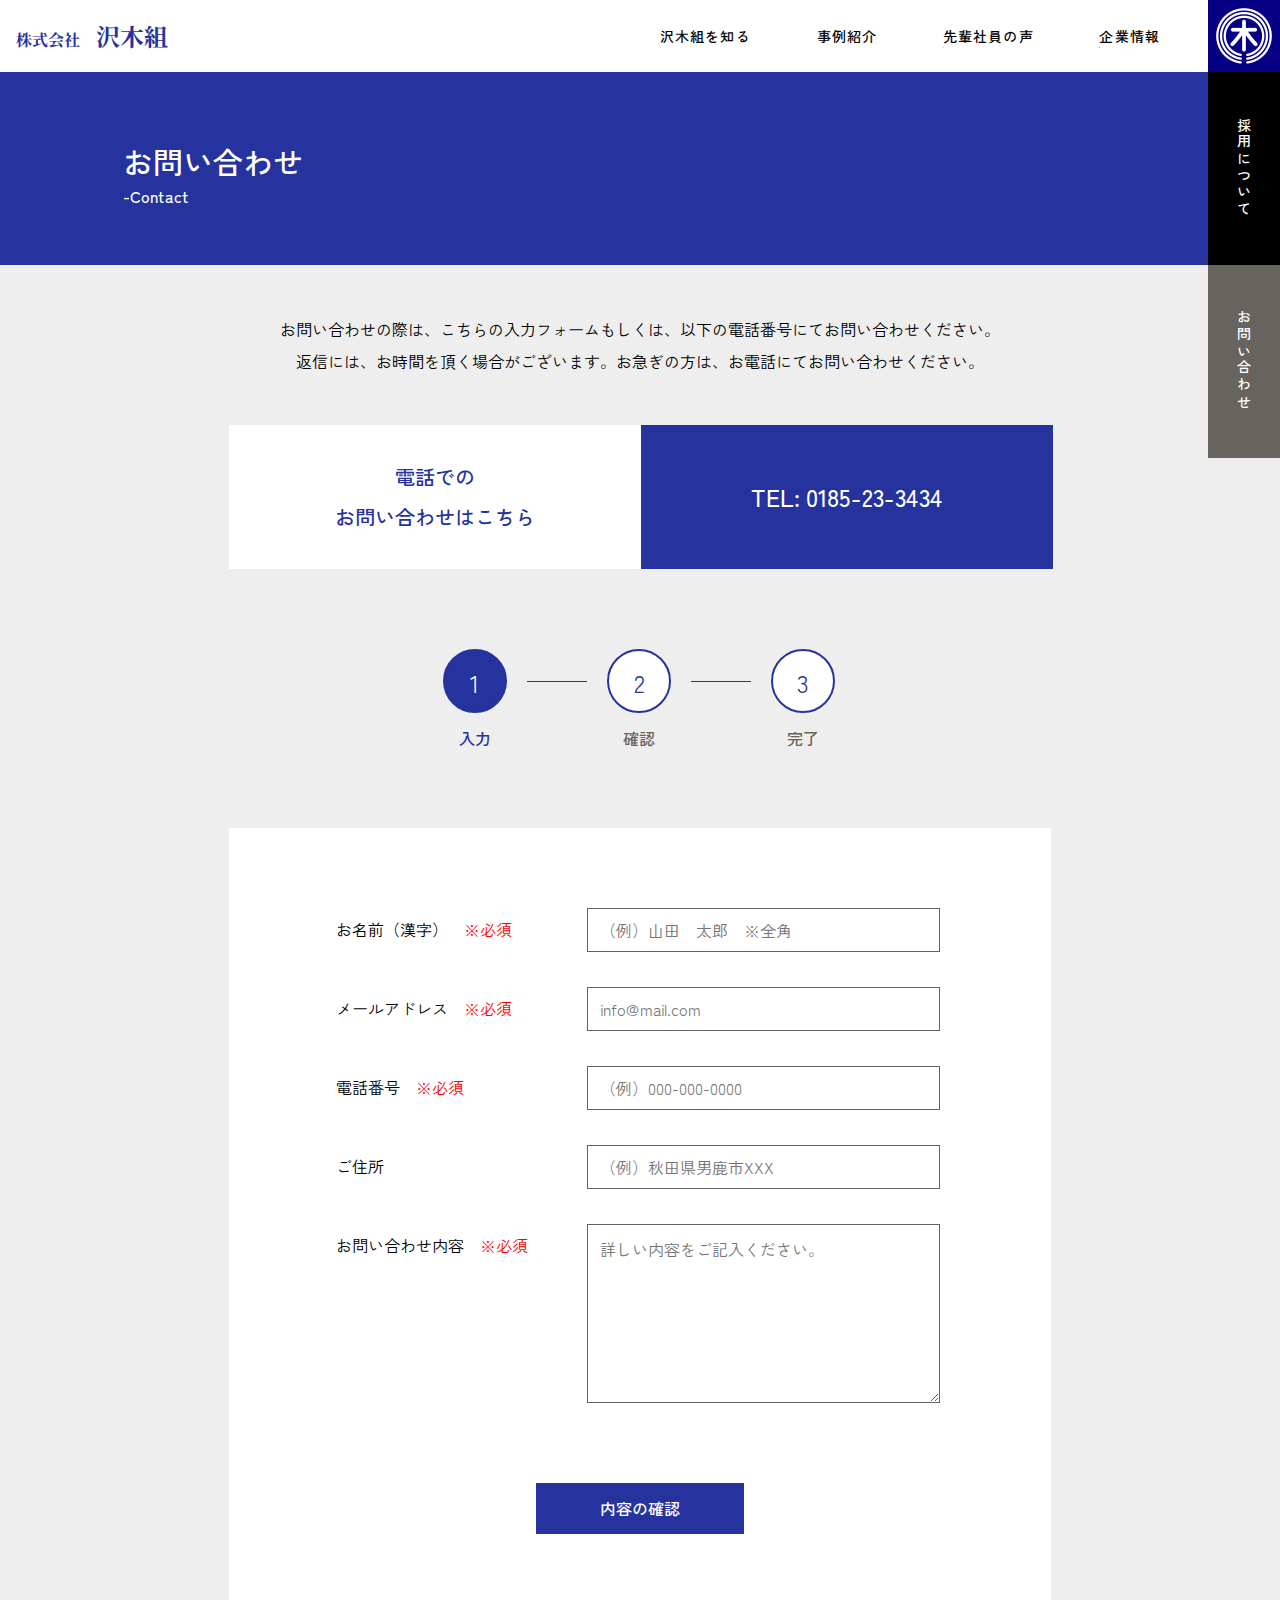
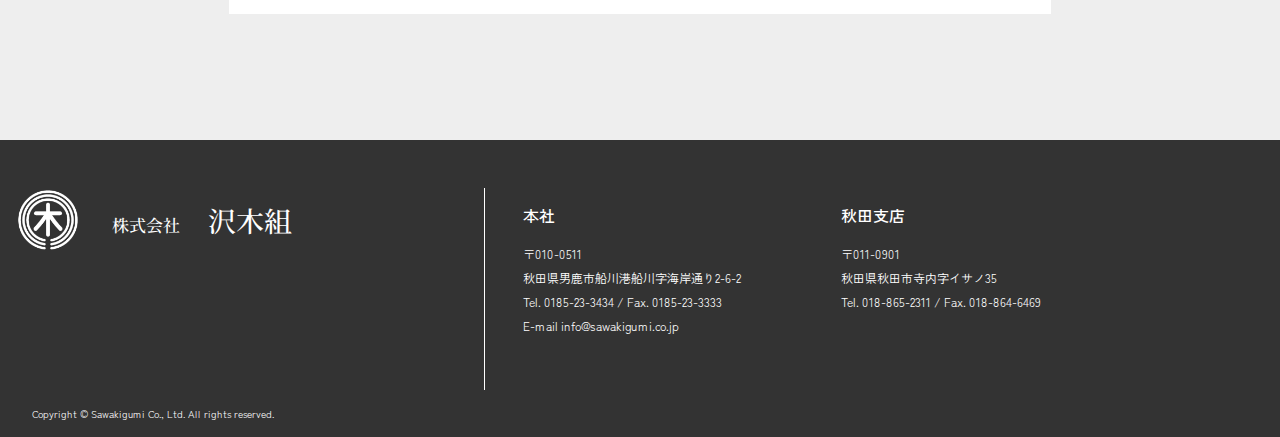
<file: page/contact1.html>
<!DOCTYPE html>
<html lang="ja">

<head>
  <meta charset="UTF-8" />
  <meta http-equiv="X-UA-Compatible" content="IE=edge">
  <meta name="viewport" content="width=device-width, initial-scale=1">
  <title>株式会社　沢木組</title>
  <meta name="description" content="ページの説明">
  <meta property="og:url" content="https://">
  <meta property="og:type" content="website">
  <meta property="og:title" content="２０字以内">
  <meta property="og:description" content="９０字程度">
  <meta property="og:site_name" content="株式会社　沢木組">
  <meta property="og:image" content="シェア時画像url">
  <meta property="og:image:width" content="1200">
  <meta property="og:image:height" content="630">
  <link rel="icon" type="image/x-icon" sizes="32×32" href="../img/favicon.ico">
  <link rel="apple-touch-icon" sizes="180x180" href="../img/apple-touch-icon.png">
  <link rel="preconnect" href="https://fonts.googleapis.com">
  <link rel="preconnect" href="https://fonts.gstatic.com" crossorigin>
  <link
    href="https://fonts.googleapis.com/css2?family=Noto+Serif+JP:wght@400;500;600;700&family=Roboto:wght@400;500;700&family=Zen+Kaku+Gothic+New:wght@400;500;700&display=swap"
    rel="stylesheet">
  <link rel="stylesheet" type="text/css" href="../css/style.css">
  </link>
  <link rel="stylesheet" type="text/css" href="../css/contact1.css">
  </link>
  <script src="https://code.jquery.com/jquery-3.6.3.min.js"
    integrity="sha256-pvPw+upLPUjgMXY0G+8O0xUf+/Im1MZjXxxgOcBQBXU=" crossorigin="anonymous">
    </script>
  <script type="text/javascript" src="../js/smooth-scroll.min.js"></script>
  <script src="../js/main.js"></script>
</head>

<body>
  <header class="header">
    <div class="header_top">
      <a href="home.html">
        <p class="header_title">
          株式会社　<span>沢木組</span>
        </p>
      </a>
      <div class="header_inner">
        <ul class="header_nav">
          <a href="about.html">
            <li>沢木組を知る</li>
          </a>
          <a href="jirei01.html">
            <li>事例紹介</li>
          </a>
          <a href="category.html">
            <li>先輩社員の声</li>
          </a>
          <a href="company.html">
            <li>企業情報</li>
          </a>
        </ul>
        <div>
          <a href="home.html" class="header_logo">
            <img src="../img/logo-icon-b.png" alt="ロゴ画像です">
          </a>
        </div>
      </div>
    </div>
    <div class="side">
      <ul class="side_nav">
        <li><a href="recruit.html">採用について</a></li>
        <li class="_gray"><a href="contact1.html">お問い合わせ</a></li>
      </ul>
    </div>
  </header>
  <header class="hamburger" id="hamburger">
    <input type="checkbox" id="hamburger-check">
    <label for="hamburger-check" class="hamburger_btn">
      <span></span>
      <p class="hamburger_open">MENU</p>
      <p class="hamburger_close">CLOSE</p>
    </label>
    <div class="header_top">
      <a href="home.html">
        <p class="header_title">
          株式会社　<span>沢木組</span>
        </p>
      </a>
      <a href="home.html" class="header_logo">
        <img src="../img/logo-icon-b.png" alt="ロゴ画像です">
      </a>
    </div>
    <div class="hamburger_menu">
      <ul class="hamburger_nav1">
        <li>
          <a href="home.html">TOP</a>
        </li>
        <li>
          <a href="about.html">沢木組を知る</a>
        </li>
        <li>
          <a href="jirei01.html">事例紹介</a>
        </li>
        <li>
          <a href="category.html">先輩社員の声</a>
        </li>
        <li>
          <a href="company.html">企業情報</a>
        </li>
      </ul>
      <ul class="hamburger_nav2">
        <li>
          <a href="recruit.html">採用について</a>
        </li>
        <li>
          <a href="contact1.html">お問い合わせ</a>
        </li>
      </ul>
    </div>
  </header>
  <main>
    <div class="breadcrumbs">
      <h1>お問い合わせ</h1>
      <p>-Contact</p>
    </div>
    <div class="contactForm">
      <div class="contactForm_wrap">
        <p class="msg">
          お問い合わせの際は、こちらの入力フォームもしくは、以下の電話番号にてお問い合わせください。<br>
          返信には、お時間を頂く場合がございます。お急ぎの方は、お電話にてお問い合わせください。
        </p>
      </div>
      <div class="tel">
        <div class="tel_wrap">
          <div class="tel_left">
            <p>
              電話での<br>
              お問い合わせはこちら
            </p>
          </div>
          <div class="tel_right">
            <p>TEL: 0185-23-3434</p>
          </div>
        </div>
      </div>
      <div class="step">
        <div class="step_wrap">
          <div class="step_1">
            <div class="step_circle _current">1</div>
            <p class="step_txt _current">入力</p>
          </div>
          <div class="step_line"></div>
          <div class="step_2">
            <div class="step_circle">2</div>
            <p class="step_txt">確認</p>
          </div>
          <div class="step_line"></div>
          <div class="step_3">
            <div class="step_circle">3</div>
            <p class="step_txt">完了</p>
          </div>
        </div>
      </div>
      <div class="form">
        <form method="post" action="" enctype="multipart/form-data">
          <div class="form_wrap">
            <div class="form_row">
              <label>
                <p class="form_label">お名前（漢字）<span>　※必須</span></p>
                <input type="text" name="your-name" value="" placeholder="（例）山田　太郎　※全角">
              </label>
            </div>
            <div class="form_row">
              <label>
                <p class="form_label">メールアドレス<span>　※必須</span></p>
                <input type="text" name="your-email" value="" placeholder="info@mail.com">
              </label>
            </div>
            <div class="form_row">
              <label>
                <p class="form_label">電話番号<span>　※必須</span></p>
                <input type="text" name="your-phone" value="" placeholder="（例）000-000-0000">
              </label>
            </div>
            <div class="form_row">
              <label>
                <p class="form_label">ご住所</p>
                <input type="text" name="your-address" value="" placeholder="（例）秋田県男鹿市XXX">
              </label>
            </div>
            <div class="form_row _textarea">
              <label>
                <p class="form_label">お問い合わせ内容<span>　※必須</span></p>
                <textarea name="your-message" rows="6" placeholder="詳しい内容をご記入ください。"></textarea>
              </label>
            </div>
            <div class="form_btn">
              <a href="contact2.html">内容の確認</a>
            </div>
          </div>
        </form>
      </div>

    </div>
  </main>
<footer class="footer">
  <div class="footer_wrap">
    <img src="../img/logo-icon-g.png" alt="会社のロゴです" class="footer_logo">
    <p class="footer_company">株式会社<span>　沢木組</span></p>
    <div class="footer_right">
      <div class="footer_honsya">
        <h3>本社</h3>
        <p>
          〒010-0511<br>
          秋田県男鹿市船川港船川字海岸通り2-6-2<br>
          Tel. 0185-23-3434 / Fax. 0185-23-3333<br>
          E-mail info@sawakigumi.co.jp
        </p>
      </div>
      <div class="footer_shiten">
        <h3>秋田支店</h3>
        <p>
          〒011-0901<br>
          秋田県秋田市寺内字イサノ35<br>
          Tel. 018-865-2311 / Fax. 018-864-6469
        </p>
      </div>
    </div>
  </div>
  <p class="footer_copyright">Copyright © Sawakigumi Co., Ltd. All rights reserved.</p>
</footer>
</body>
</html>
</file>
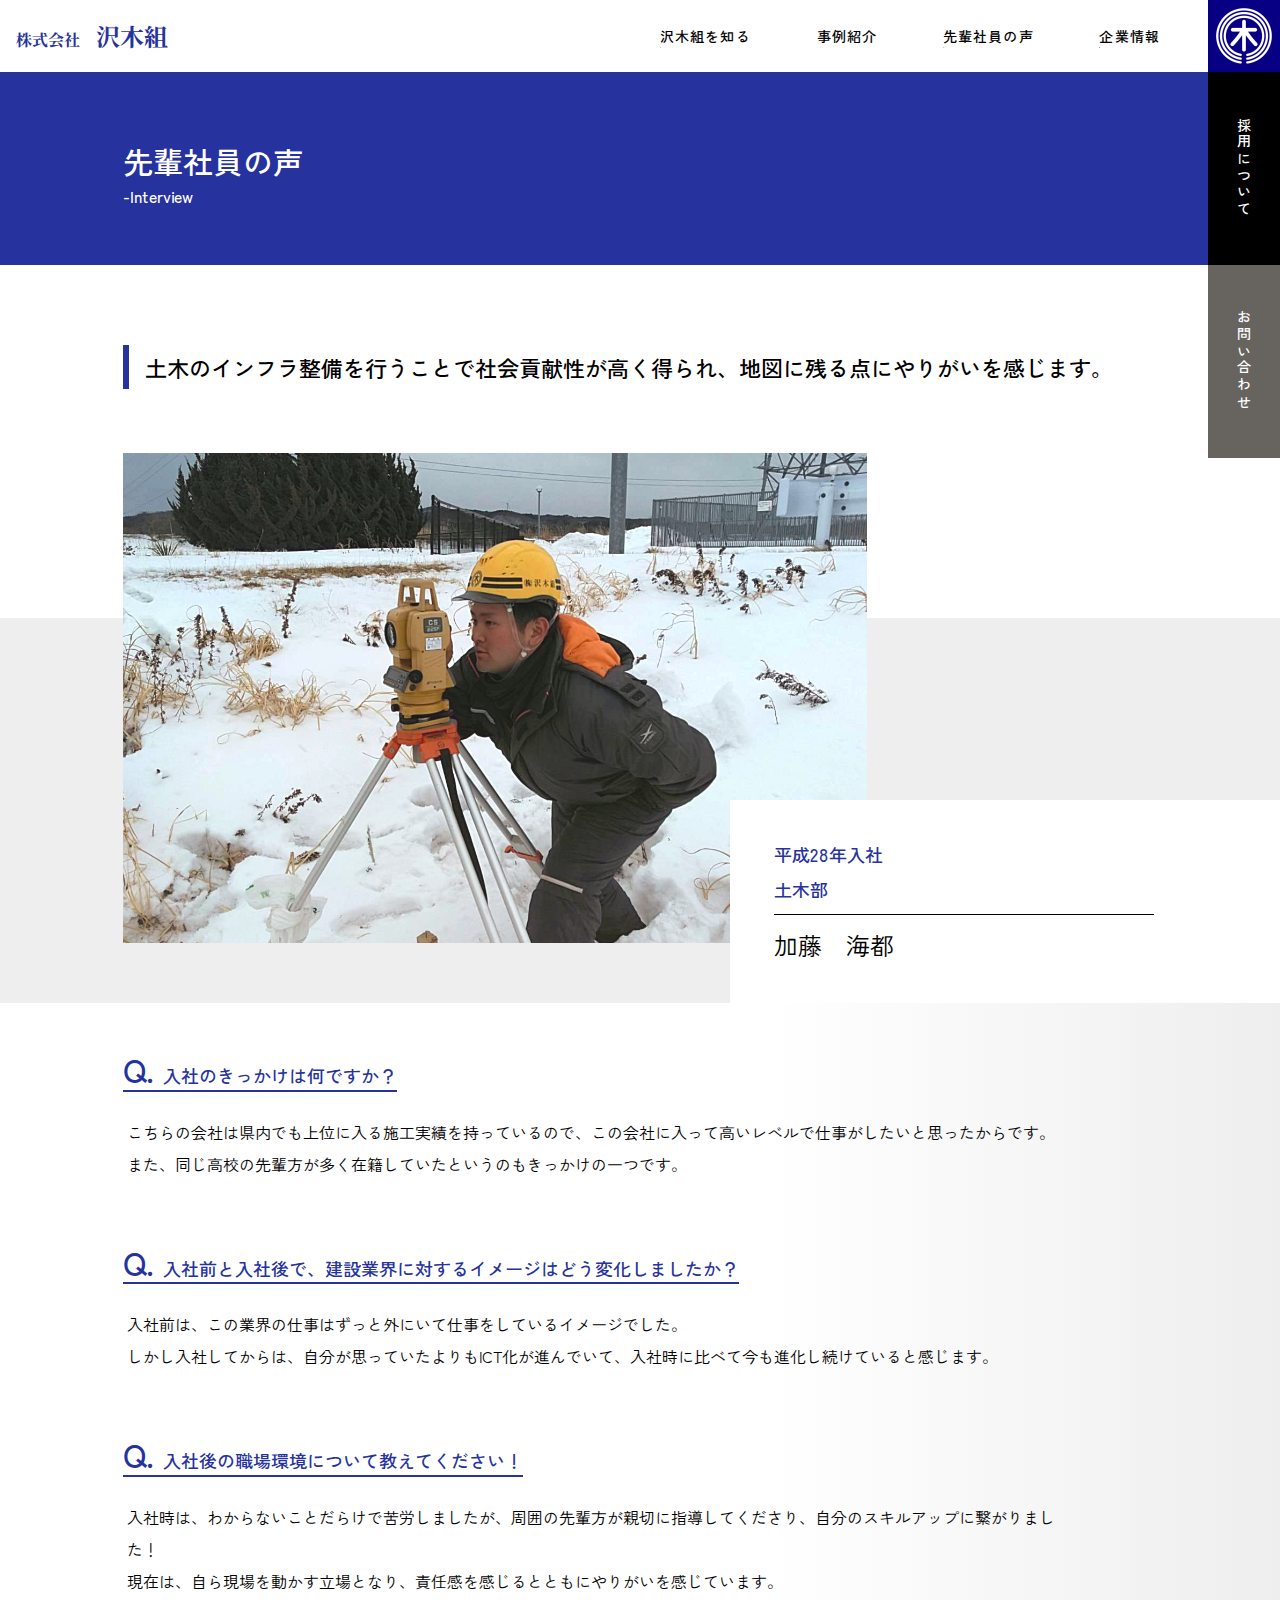
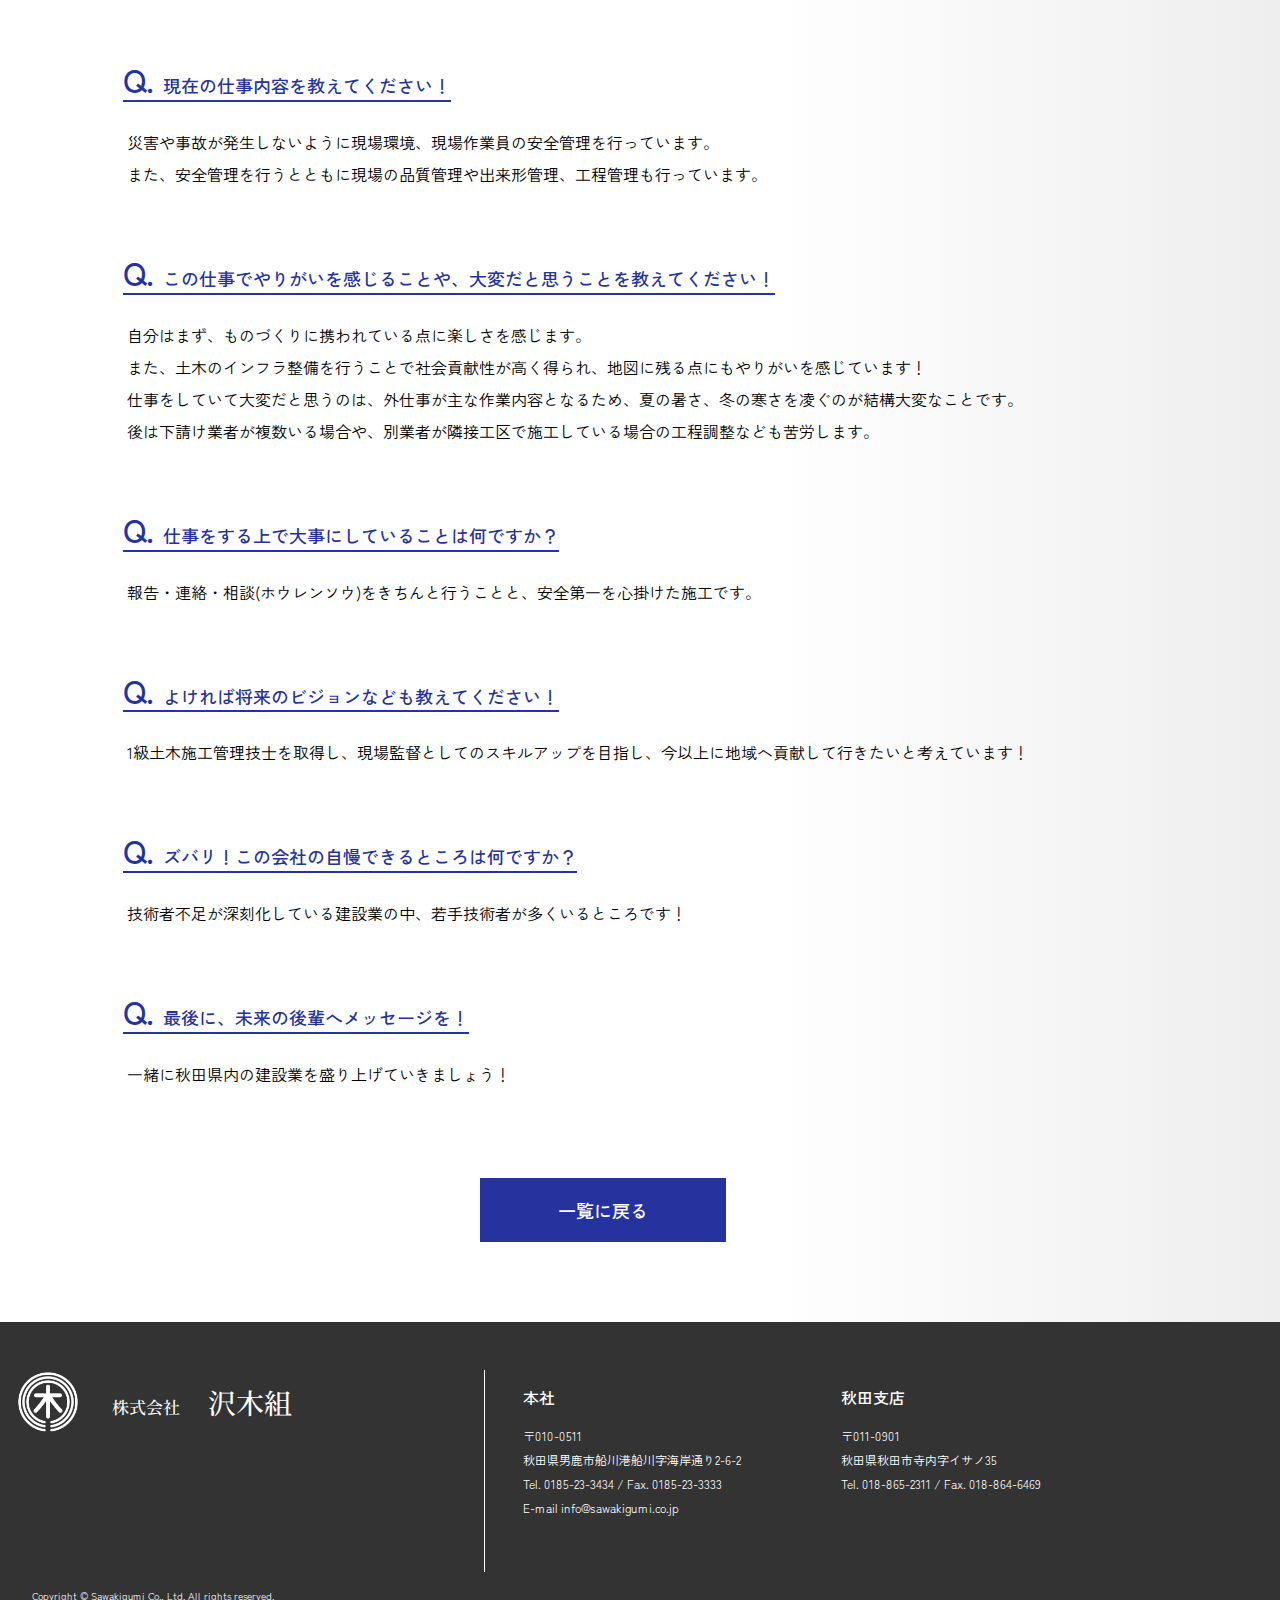
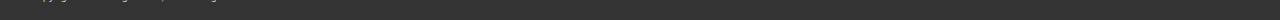
<file: page/single.html>
<!DOCTYPE html>
<html lang="ja">

<head>
  <meta charset="UTF-8" />
  <meta http-equiv="X-UA-Compatible" content="IE=edge">
  <meta name="viewport" content="width=device-width, initial-scale=1">
  <title>株式会社　沢木組</title>
  <meta name="description" content="ページの説明">
  <meta property="og:url" content="https://">
  <meta property="og:type" content="website">
  <meta property="og:title" content="２０字以内">
  <meta property="og:description" content="９０字程度">
  <meta property="og:site_name" content="株式会社　沢木組">
  <meta property="og:image" content="シェア時画像url">
  <meta property="og:image:width" content="1200">
  <meta property="og:image:height" content="630">
  <link rel="icon" type="image/x-icon" sizes="32×32" href="../img/favicon.ico">
  <link rel="apple-touch-icon" sizes="180x180" href="../img/apple-touch-icon.png">
  <link rel="preconnect" href="https://fonts.googleapis.com">
  <link rel="preconnect" href="https://fonts.gstatic.com" crossorigin>
  <link
    href="https://fonts.googleapis.com/css2?family=Noto+Serif+JP:wght@400;500;600;700&family=Roboto:wght@400;500;700&family=Zen+Kaku+Gothic+New:wght@400;500;700&display=swap"
    rel="stylesheet">
  </link>
  <link rel="stylesheet" type="text/css" href="../css/style.css">
  </link>
  <link rel="stylesheet" type="text/css" href="../css/single.css">
  </link>
  <script src="https://code.jquery.com/jquery-3.6.3.min.js"
    integrity="sha256-pvPw+upLPUjgMXY0G+8O0xUf+/Im1MZjXxxgOcBQBXU=" crossorigin="anonymous">
    </script>
  <script type="text/javascript" src="../js/smooth-scroll.min.js"></script>
  <script src="../js/main.js"></script>
</head>

<body>
  <header class="header">
    <div class="header_top">
      <a href="home.html">
        <p class="header_title">
          株式会社　<span>沢木組</span>
        </p>
      </a>
      <div class="header_inner">
        <ul class="header_nav">
          <a href="about.html">
            <li>沢木組を知る</li>
          </a>
          <a href="jirei01.html">
            <li>事例紹介</li>
          </a>
          <a href="category.html">
            <li>先輩社員の声</li>
          </a>
          <a href="company.html">
            <li>企業情報</li>
          </a>
        </ul>
        <div>
          <a href="home.html" class="header_logo">
            <img src="../img/logo-icon-b.png" alt="ロゴ画像です">
          </a>
        </div>
      </div>
    </div>
    <div class="side">
      <ul class="side_nav">
        <li><a href="recruit.html">採用について</a></li>
        <li class="_gray"><a href="contact1.html">お問い合わせ</a></li>
      </ul>
    </div>
  </header>
  <header class="hamburger" id="hamburger">
    <input type="checkbox" id="hamburger-check">
    <label for="hamburger-check" class="hamburger_btn">
      <span></span>
      <p class="hamburger_open">MENU</p>
      <p class="hamburger_close">CLOSE</p>
    </label>
    <div class="header_top">
      <a href="home.html">
        <p class="header_title">
          株式会社　<span>沢木組</span>
        </p>
      </a>
      <a href="home.html" class="header_logo">
        <img src="../img/logo-icon-b.png" alt="ロゴ画像です">
      </a>
    </div>
    <div class="hamburger_menu">
      <ul class="hamburger_nav1">
        <li>
          <a href="home.html">TOP</a>
        </li>
        <li>
          <a href="about.html">沢木組を知る</a>
        </li>
        <li>
          <a href="jirei01.html">事例紹介</a>
        </li>
        <li class="_current">
          <a href="category.html">先輩社員の声</a>
        </li>
        <li>
          <a href="company.html">企業情報</a>
        </li>
      </ul>
      <ul class="hamburger_nav2">
        <li>
          <a href="recruit.html">採用について</a>
        </li>
        <li>
          <a href="contact1.html">お問い合わせ</a>
        </li>
      </ul>
    </div>
  </header>
  <main>
    <div class="breadcrumbs">
      <h1>先輩社員の声</h1>
      <p>-Interview</p>
    </div>
    <div class="fv">
      <h2 class="fv_heading">
        土木のインフラ整備を行うことで社会貢献性が高く得られ、地図に残る点にやりがいを感じます。
      </h2>
      <div class="fv_wrap">
        <div class="fv_img">
          <img src="../img/加藤海都.jpg" alt="本人の写真">
        </div>
        <div class="fv_txtbox">
          <div class="fv_info">
            <p class="nyuusya">平成28年入社</p>
            <p class="bumon">土木部</p>
          </div>
          <p class="fv_name">
            加藤　海都
          </p>
        </div>
      </div>
    </div>
    <div class="main">
      <div class="main_wrap">
        <ul>
          <li class="main_faq">
            <h3 class="main_q">
              <span>Q. </span>入社のきっかけは何ですか？
            </h3>
            <p class="main_a">
              こちらの会社は県内でも上位に入る施工実績を持っているので、この会社に入って高いレベルで仕事がしたいと思ったからです。<br>
              また、同じ高校の先輩方が多く在籍していたというのもきっかけの一つです。
            </p>
          </li>
          <li class="main_faq">
            <h3 class="main_q">
              <span>Q. </span>入社前と入社後で、建設業界に対するイメージはどう変化しましたか？
            </h3>
            <p class="main_a">
              入社前は、この業界の仕事はずっと外にいて仕事をしているイメージでした。<br>
              しかし入社してからは、自分が思っていたよりもICT化が進んでいて、入社時に比べて今も進化し続けていると感じます。<br>
            </p>
          </li>
          <li class="main_faq">
            <h3 class="main_q">
              <span>Q. </span>入社後の職場環境について教えてください！
            </h3>
            <p class="main_a">
              入社時は、わからないことだらけで苦労しましたが、周囲の先輩方が親切に指導してくださり、自分のスキルアップに繋がりました！<br>
              現在は、自ら現場を動かす立場となり、責任感を感じるとともにやりがいを感じています。
            </p>
          </li>
          <li class="main_faq">
            <h3 class="main_q">
              <span>Q. </span>現在の仕事内容を教えてください！
            </h3>
            <p class="main_a">
              災害や事故が発生しないように現場環境、現場作業員の安全管理を行っています。<br>
              また、安全管理を行うとともに現場の品質管理や出来形管理、工程管理も行っています。
            </p>
          </li>
          <li class="main_faq">
            <h3 class="main_q">
              <span>Q. </span>この仕事でやりがいを感じることや、大変だと思うことを教えてください！
            </h3>
            <p class="main_a">
              自分はまず、ものづくりに携われている点に楽しさを感じます。<br>
              また、土木のインフラ整備を行うことで社会貢献性が高く得られ、地図に残る点にもやりがいを感じています！<br>
              仕事をしていて大変だと思うのは、外仕事が主な作業内容となるため、夏の暑さ、冬の寒さを凌ぐのが結構大変なことです。<br>
              後は下請け業者が複数いる場合や、別業者が隣接工区で施工している場合の工程調整なども苦労します。
            </p>
          </li>
          <li class="main_faq">
            <h3 class="main_q">
              <span>Q. </span>仕事をする上で大事にしていることは何ですか？
            </h3>
            <p class="main_a">
              報告・連絡・相談(ホウレンソウ)をきちんと行うことと、安全第一を心掛けた施工です。
            </p>
          </li>
          <li class="main_faq">
            <h3 class="main_q">
              <span>Q. </span>よければ将来のビジョンなども教えてください！
            </h3>
            <p class="main_a">
              1級土木施工管理技士を取得し、現場監督としてのスキルアップを目指し、今以上に地域へ貢献して行きたいと考えています！
            </p>
          </li>
          <li class="main_faq">
            <h3 class="main_q">
              <span>Q. </span>ズバリ！この会社の自慢できるところは何ですか？
            </h3>
            <p class="main_a">
              技術者不足が深刻化している建設業の中、若手技術者が多くいるところです！
            </p>
          </li>
          <li class="main_faq">
            <h3 class="main_q">
              <span>Q. </span>最後に、未来の後輩へメッセージを！
            </h3>
            <p class="main_a">
              一緒に秋田県内の建設業を盛り上げていきましょう！
            </p>
          </li>
        </ul>
        <button class="main_btn" onclick="location.href='../page/category.html'">一覧に戻る</button>
        <!-- li内の改行とボタン設置 -->
      </div>
    </div>
    
  </main>
  <footer class="footer">
    <div class="footer_wrap">
      <img src="../img/logo-icon-g.png" alt="会社のロゴです" class="footer_logo">
      <p class="footer_company">株式会社<span>　沢木組</span></p>
      <div class="footer_right">
        <div class="footer_honsya">
          <h3>本社</h3>
          <p>
            〒010-0511<br>
            秋田県男鹿市船川港船川字海岸通り2-6-2<br>
            Tel. 0185-23-3434 / Fax. 0185-23-3333<br>
            E-mail info@sawakigumi.co.jp
          </p>
        </div>
        <div class="footer_shiten">
          <h3>秋田支店</h3>
          <p>
            〒011-0901<br>
            秋田県秋田市寺内字イサノ35<br>
            Tel. 018-865-2311 / Fax. 018-864-6469
          </p>
        </div>
      </div>
    </div>
    <p class="footer_copyright">Copyright © Sawakigumi Co., Ltd. All rights reserved.</p>
  </footer>
  </body>
  
  </html>
</file>
<file: css/style.css>
@charset "UTF-8";
@keyframes slideshow {
  /* 非表示状態からフェードインを開始する */
  0% {
    opacity: 0;
    transform: scale(1);
    /* ズームのための指定 */
  }
  /* フェードインを完了し完全表示する */
  6% {
    opacity: 1;
  }
  /* ここまで完全表示を維持したらフェードアウトを開始する */
  33% {
    opacity: 1;
  }
  /* フェードアウトを完了し非表示にする */
  44% {
    opacity: 0;
    transform: scale(1.1);
    /* ズームのための指定 */
  }
  100% {
    opacity: 0;
  }
}
@keyframes fadeIn {
  0% {
    opacity: 0;
  }
  100% {
    opacity: 1;
  }
}
@keyframes fadeOut {
  0% {
    opacity: 1;
  }
  100% {
    opacity: 0;
  }
}
.btnblack {
  position: relative;
  margin: 0 1.25vw;
}
@media screen and (max-width: 960px) {
  .btnblack {
    margin: 0 2.0833333333vw;
  }
}
@media screen and (max-width: 520px) {
  .btnblack {
    margin: 0 2.2222222222vw;
  }
}
.btnblack a {
  display: inline-flex;
  justify-content: start;
  align-items: center;
}
.btnblack a .btnblack_txt {
  position: relative;
  color: #000000;
  font-weight: 500;
  font-size: 20px;
  font-size: 1.5625vw;
  margin: 0 2.1875vw 0 0;
}
@media screen and (max-width: 960px) {
  .btnblack a .btnblack_txt {
    font-size: 20px;
    font-size: 2.6041666667vw;
    margin: 0 3.6458333333vw 0 0;
  }
}
@media screen and (max-width: 520px) {
  .btnblack a .btnblack_txt {
    font-size: 18px;
    font-size: 5vw;
    margin: 0 3.8888888889vw 0 0;
  }
}
.btnblack a .btnblack_txt::after {
  content: "";
  display: block;
  position: absolute;
  width: 100%;
  height: 0.078125vw;
  bottom: -0.15625vw;
  background-color: #000000;
  transition: 0.2s ease-in-out;
  transform-origin: left;
  transform: scale(0, 1);
}
@media screen and (max-width: 960px) {
  .btnblack a .btnblack_txt::after {
    height: 0.1302083333vw;
    bottom: -0.2604166667vw;
  }
}
@media screen and (max-width: 520px) {
  .btnblack a .btnblack_txt::after {
    height: 0.2777777778vw;
    bottom: -0.5555555556vw;
  }
}
.btnblack a .btnimg_wrap {
  position: relative;
  width: 3.28125vw;
  height: 3.28125vw;
}
@media screen and (max-width: 960px) {
  .btnblack a .btnimg_wrap {
    width: 5.46875vw;
    height: 5.46875vw;
  }
}
@media screen and (max-width: 520px) {
  .btnblack a .btnimg_wrap {
    width: 8.8888888889vw;
    height: 8.8888888889vw;
  }
}
.btnblack a .btnimg_wrap img {
  position: absolute;
  display: block;
  top: 50%;
  left: 10%;
  transform: translate(-50%, -50%);
  width: 2.265625vw;
  height: 0.46875vw;
  transition: 0.2s ease-in-out;
  z-index: 10;
}
@media screen and (max-width: 960px) {
  .btnblack a .btnimg_wrap img {
    width: 3.7760416667vw;
    height: 0.78125vw;
  }
}
@media screen and (max-width: 520px) {
  .btnblack a .btnimg_wrap img {
    width: 6.6666666667vw;
    height: 1.3888888889vw;
  }
}
.btnblack a .btnimg_wrap .btn_box {
  position: absolute;
  width: 100%;
  height: 100%;
  border: solid 0.078125vw #000000;
  border-radius: 50%;
  transform: scale(0.8) rotate(0deg);
  transition: 0.24s ease-in-out;
  z-index: 1;
}
@media screen and (max-width: 960px) {
  .btnblack a .btnimg_wrap .btn_box {
    border-width: 0.1822916667vw;
  }
}
.btnblack a:hover .btnblack_txt::after {
  transform: scale(1, 1);
}
.btnblack a:hover img {
  transform: translateY(-50%);
}
.btnblack a:hover .btn_box {
  border-radius: 0%;
  transform: scale(1.2) rotate(45deg);
  background-color: #ffffff;
}

.btn_blue {
  position: relative;
  color: #ffffff;
  font-size: 20px;
  font-size: 1.5625vw;
  font-weight: 500;
  letter-spacing: 0.1em;
  background-color: #26329E;
  padding: 0.9375vw;
  border: solid 0.234375vw #26329E;
  transition: 0.2s ease-in-out;
}
.btn_blue img {
  position: absolute;
  top: 50%;
  right: 1.09375vw;
  transform: translate(-50%, -50%);
  display: block;
  width: 1.25vw;
  height: 1.796875vw;
  transition: 0.2s ease-in-out;
}

.btn_blue:hover {
  color: #26329E;
  background-color: #ffffff;
}
.btn_blue:hover img:nth-of-type(2) {
  opacity: 0;
}

.heading_c h2 {
  font-weight: 700;
  text-align: center;
  font-size: 48px;
  font-size: 3.75vw;
  padding-bottom: 1.09375vw;
}
@media screen and (max-width: 960px) {
  .heading_c h2 {
    font-size: 32px;
    font-size: 4.1666666667vw;
    padding-bottom: 0.78125vw;
  }
}
@media screen and (max-width: 520px) {
  .heading_c h2 {
    font-size: 32px;
    font-size: 8.8888888889vw;
    margin-bottom: 2.2222222222vw;
  }
}
.heading_c p {
  font-weight: 500;
  text-align: center;
  font-size: 24px;
  font-size: 1.875vw;
}
@media screen and (max-width: 960px) {
  .heading_c p {
    font-size: 16px;
    font-size: 2.0833333333vw;
  }
}
@media screen and (max-width: 520px) {
  .heading_c p {
    font-size: 16px;
    font-size: 4.4444444444vw;
  }
}

.heading_l h2 {
  font-weight: 700;
  font-size: 28px;
  font-size: 2.1875vw;
  color: #000000;
  padding-bottom: 0.625vw;
}
@media screen and (max-width: 960px) {
  .heading_l h2 {
    font-size: 20px;
    font-size: 2.6041666667vw;
    padding-bottom: 0.5208333333vw;
  }
}
@media screen and (max-width: 520px) {
  .heading_l h2 {
    font-size: 20px;
    font-size: 5.5555555556vw;
    padding-bottom: 1.1111111111vw;
  }
}
.heading_l p {
  font-weight: 700;
  font-size: 14px;
  font-size: 1.09375vw;
  color: #26329E;
}
@media screen and (max-width: 960px) {
  .heading_l p {
    font-size: 12px;
    font-size: 1.5625vw;
  }
}
@media screen and (max-width: 520px) {
  .heading_l p {
    font-size: 12px;
    font-size: 3.3333333333vw;
  }
}

html {
  font-family: "Zen Kaku Gothic New", sans-serif;
  scroll-behavior: smooth;
}

/*! destyle.css v4.0.0 | MIT License | https://github.com/nicolas-cusan/destyle.css */
/* Reset box-model and set borders */
/* ============================================ */
*,
::before,
::after {
  box-sizing: border-box;
  border-style: solid;
  border-width: 0;
}

/* Document */
/* ============================================ */
/**
 * 1. Correct the line height in all browsers.
 * 2. Prevent adjustments of font size after orientation changes in iOS.
 * 3. Remove gray overlay on links for iOS.
 */
html {
  line-height: 1.15;
  /* 1 */
  -webkit-text-size-adjust: 100%;
  /* 2 */
  -webkit-tap-highlight-color: transparent;
  /* 3*/
}

/* Sections */
/* ============================================ */
/**
 * Remove the margin in all browsers.
 */
body {
  margin: 0;
}

/**
 * Render the `main` element consistently in IE.
 */
main {
  display: block;
}

/* Vertical rhythm */
/* ============================================ */
p,
table,
blockquote,
address,
pre,
iframe,
form,
figure,
dl {
  margin: 0;
}

/* Headings */
/* ============================================ */
h1,
h2,
h3,
h4,
h5,
h6 {
  font-size: inherit;
  font-weight: inherit;
  margin: 0;
}

/* Lists (enumeration) */
/* ============================================ */
ul,
ol {
  margin: 0;
  padding: 0;
  list-style: none;
}

/* Lists (definition) */
/* ============================================ */
dt {
  font-weight: bold;
}

dd {
  margin-left: 0;
}

/* Grouping content */
/* ============================================ */
/**
 * 1. Add the correct box sizing in Firefox.
 * 2. Show the overflow in Edge and IE.
 */
hr {
  box-sizing: content-box;
  /* 1 */
  height: 0;
  /* 1 */
  overflow: visible;
  /* 2 */
  border-top-width: 1px;
  margin: 0;
  clear: both;
  color: inherit;
}

/**
 * 1. Correct the inheritance and scaling of font size in all browsers.
 * 2. Correct the odd `em` font sizing in all browsers.
 */
pre {
  font-family: monospace, monospace;
  /* 1 */
  font-size: inherit;
  /* 2 */
}

address {
  font-style: inherit;
}

/* Text-level semantics */
/* ============================================ */
/**
 * Remove the gray background on active links in IE 10.
 */
a {
  background-color: transparent;
  text-decoration: none;
  color: inherit;
}

/**
 * 1. Remove the bottom border in Chrome 57-
 * 2. Add the correct text decoration in Chrome, Edge, IE, Opera, and Safari.
 */
abbr[title] {
  -webkit-text-decoration: underline dotted;
          text-decoration: underline dotted;
  /* 2 */
}

/**
 * Add the correct font weight in Chrome, Edge, and Safari.
 */
b,
strong {
  font-weight: bolder;
}

/**
 * 1. Correct the inheritance and scaling of font size in all browsers.
 * 2. Correct the odd `em` font sizing in all browsers.
 */
code,
kbd,
samp {
  font-family: monospace, monospace;
  /* 1 */
  font-size: inherit;
  /* 2 */
}

/**
 * Add the correct font size in all browsers.
 */
small {
  font-size: 80%;
}

/**
 * Prevent `sub` and `sup` elements from affecting the line height in
 * all browsers.
 */
sub,
sup {
  font-size: 75%;
  line-height: 0;
  position: relative;
  vertical-align: baseline;
}

sub {
  bottom: -0.25em;
}

sup {
  top: -0.5em;
}

/* Replaced content */
/* ============================================ */
/**
 * Prevent vertical alignment issues.
 */
svg,
img,
embed,
object,
iframe {
  vertical-align: bottom;
}

/* Forms */
/* ============================================ */
/**
 * Reset form fields to make them styleable.
 * 1. Make form elements stylable across systems iOS especially.
 * 2. Inherit text-transform from parent.
 */
button,
input,
optgroup,
select,
textarea {
  -webkit-appearance: none;
  /* 1 */
  -moz-appearance: none;
       appearance: none;
  vertical-align: middle;
  color: inherit;
  font: inherit;
  background: transparent;
  padding: 0;
  margin: 0;
  border-radius: 0;
  text-align: inherit;
  text-transform: inherit;
  /* 2 */
}

/**
 * Correct cursors for clickable elements.
 */
button,
[type=button],
[type=reset],
[type=submit] {
  cursor: pointer;
}

button:disabled,
[type=button]:disabled,
[type=reset]:disabled,
[type=submit]:disabled {
  cursor: default;
}

/**
 * Improve outlines for Firefox and unify style with input elements & buttons.
 */
:-moz-focusring {
  outline: auto;
}

select:disabled {
  opacity: inherit;
}

/**
 * Remove padding
 */
option {
  padding: 0;
}

/**
 * Reset to invisible
 */
fieldset {
  margin: 0;
  padding: 0;
  min-width: 0;
}

legend {
  padding: 0;
}

/**
 * Add the correct vertical alignment in Chrome, Firefox, and Opera.
 */
progress {
  vertical-align: baseline;
}

/**
 * Remove the default vertical scrollbar in IE 10+.
 */
textarea {
  overflow: auto;
}

/**
 * Correct the cursor style of increment and decrement buttons in Chrome.
 */
[type=number]::-webkit-inner-spin-button,
[type=number]::-webkit-outer-spin-button {
  height: auto;
}

/**
 * Correct the outline style in Safari.
 */
[type=search] {
  outline-offset: -2px;
  /* 1 */
}

/**
 * Remove the inner padding in Chrome and Safari on macOS.
 */
[type=search]::-webkit-search-decoration {
  -webkit-appearance: none;
}

/**
 * 1. Correct the inability to style clickable types in iOS and Safari.
 * 2. Fix font inheritance.
 */
::-webkit-file-upload-button {
  -webkit-appearance: button;
  /* 1 */
  font: inherit;
  /* 2 */
}

/**
 * Fix appearance for Firefox
 */
[type=number] {
  -moz-appearance: textfield;
}

/**
 * Clickable labels
 */
label[for] {
  cursor: pointer;
}

/* Interactive */
/* ============================================ */
/*
 * Add the correct display in Edge, IE 10+, and Firefox.
 */
details {
  display: block;
}

/*
 * Add the correct display in all browsers.
 */
summary {
  display: list-item;
}

/*
 * Remove outline for editable content.
 */
[contenteditable]:focus {
  outline: auto;
}

/* Tables */
/* ============================================ */
/**
1. Correct table border color inheritance in all Chrome and Safari.
*/
table {
  border-color: inherit;
  /* 1 */
  border-collapse: collapse;
}

caption {
  text-align: left;
}

td,
th {
  vertical-align: top;
  padding: 0;
}

th {
  text-align: left;
  font-weight: bold;
}

.header {
  position: fixed;
  top: 0;
  left: 0;
  z-index: 100;
  width: 100vw;
  overflow: hidden;
}
@media screen and (max-width: 960px) {
  .header {
    display: none;
  }
}
.header_top {
  width: 100vw;
  display: flex;
  justify-content: space-between;
  background-color: #ffffff;
}
@media screen and (max-width: 960px) {
  .header_top {
    flex-direction: row-reverse;
    justify-content: start;
  }
}
.header_top._active {
  background-color: #080084;
}
.header_title {
  font-family: "Noto Serif JP", serif;
  color: #26329E;
  height: 5.625vw;
  font-weight: bold;
  font-size: 16px;
  font-size: 1.25vw;
  box-sizing: border-box;
  padding-left: 1.25vw;
  line-height: 5.625vw;
}
@media screen and (max-width: 960px) {
  .header_title {
    font-size: 16px;
    font-size: 2.0833333333vw;
    padding-left: 2.0833333333vw;
    line-height: 9.375vw;
  }
}
@media screen and (max-width: 520px) {
  .header_title {
    font-size: 12px;
    font-size: 3.3333333333vw;
    padding-left: 2.7777777778vw;
    line-height: 16.1111111111vw;
  }
}
.header_title span {
  box-sizing: border-box;
  font-size: 24px;
  font-size: 1.875vw;
  line-height: 5.625vw;
}
@media screen and (max-width: 960px) {
  .header_title span {
    font-size: 24px;
    font-size: 3.125vw;
  }
}
@media screen and (max-width: 520px) {
  .header_title span {
    font-size: 20px;
    font-size: 5.5555555556vw;
  }
}
.header_inner {
  display: inline-flex;
}
.header_nav {
  display: inline-flex;
  justify-content: space-between;
  width: 39.0625vw;
  margin-right: 3.75vw;
}
.header_nav li {
  position: relative;
  overflow: hidden;
  font-size: 14px;
  font-size: 1.09375vw;
  letter-spacing: 0.08em;
  font-weight: 500;
  line-height: 5.625vw;
  color: #000000;
  transition: 0.2s all;
}
.header_nav li::after {
  content: "";
  display: block;
  position: absolute;
  left: 0;
  bottom: 1.875vw;
  width: 100%;
  height: 0.078125vw;
  transform: translateX(-100%);
  background-color: #26329E;
  transition: 0.2s all;
}
.header_nav li:hover {
  color: #26329E;
  transition: 0.2s all;
}
.header_nav li:hover::after {
  transform: translateX(0%);
}
@media screen and (max-width: 960px) {
  .header_nav {
    display: none;
  }
}
.header_logo {
  background-color: #080084;
  display: flex;
  justify-content: center;
  align-items: center;
  width: 5.625vw;
  height: 5.625vw;
}
@media screen and (max-width: 960px) {
  .header_logo {
    width: 9.375vw;
    height: 9.375vw;
  }
}
@media screen and (max-width: 520px) {
  .header_logo {
    width: 16.1111111111vw;
    height: 16.1111111111vw;
  }
}
.header_logo img {
  display: block;
  width: 4.6875vw;
  height: 4.6875vw;
}
@media screen and (max-width: 960px) {
  .header_logo img {
    width: 8.59375vw;
    height: 8.59375vw;
  }
}
@media screen and (max-width: 520px) {
  .header_logo img {
    width: 15vw;
    height: 15vw;
  }
}

.hamburger {
  display: none;
  position: fixed;
  box-sizing: border-box;
  height: 9.375vw;
  z-index: 200;
}
@media screen and (max-width: 960px) {
  .hamburger {
    display: flex;
    flex-direction: row-reverse;
  }
}
@media screen and (max-width: 520px) {
  .hamburger {
    height: 16.1111111111vw;
  }
}
.hamburger .header_top {
  transition: 0.4s ease;
}
.hamburger .header_top .header_title {
  transition: 0.4s ease;
}
.hamburger_btn {
  position: fixed;
  box-sizing: border-box;
  display: flex;
  top: 0.5208333333vw;
  right: 0.5208333333vw;
  width: 8.3333333333vw;
  height: 8.3333333333vw;
  justify-content: center;
  align-items: center;
  background-color: #ffffff;
  border: solid 0.2604166667vw #080084;
  border-radius: 50%;
  color: #26329E;
  transition: 0.4s ease;
}
@media screen and (max-width: 520px) {
  .hamburger_btn {
    top: 1.1111111111vw;
    right: 1.1111111111vw;
    width: 13.8888888889vw;
    height: 13.8888888889vw;
    border: solid 0.2777777778vw #080084;
  }
}
.hamburger_btn p {
  display: inline-block;
  font-size: 12px;
  font-size: 1.5625vw;
  font-weight: 500;
  padding-top: 2.0833333333vw;
  transition: 0.4s ease;
}
@media screen and (max-width: 520px) {
  .hamburger_btn p {
    font-size: 11px;
    font-size: 3.0555555556vw;
    padding-top: 2.7777777778vw;
  }
}
.hamburger_btn .hamburger_close {
  display: none;
  color: #ffffff;
}
.hamburger_btn span,
.hamburger_btn span:before,
.hamburger_btn span:after {
  content: "";
  display: block;
  height: 0.2604166667vw;
  width: 4.6875vw;
  border-radius: 0.2604166667vw;
  background-color: rgba(255, 255, 255, 0);
  position: absolute;
  margin-bottom: 3.125vw;
  transition: 0.4s ease;
}
@media screen and (max-width: 520px) {
  .hamburger_btn span,
  .hamburger_btn span:before,
  .hamburger_btn span:after {
    height: 0.2777777778vw;
    width: 8.3333333333vw;
    margin-bottom: 5vw;
    border-radius: 0.2777777778vw;
  }
}
.hamburger_btn span:before {
  background-color: #080084;
  top: -0.390625vw;
}
@media screen and (max-width: 520px) {
  .hamburger_btn span:before {
    top: -0.8333333333vw;
  }
}
.hamburger_btn span:after {
  background-color: #080084;
  top: 0.390625vw;
}
@media screen and (max-width: 520px) {
  .hamburger_btn span:after {
    top: 0.8333333333vw;
  }
}
.hamburger_menu {
  position: fixed;
  width: 100%;
  height: 100%;
  z-index: -1;
  background-color: white;
  left: 100%;
  transition: 0.4s ease;
  overflow: hidden;
  display: flex;
  flex-direction: column;
  justify-content: center;
  align-items: center;
  padding: 0 6.25vw;
}
@media screen and (max-width: 520px) {
  .hamburger_menu {
    padding: 0 4.4444444444vw;
  }
}
.hamburger_nav1 {
  display: flex;
  flex-direction: column;
  justify-content: center;
  align-items: center;
  border-top: solid 0.1302083333vw #000000;
  width: 100%;
}
@media screen and (max-width: 520px) {
  .hamburger_nav1 {
    border-top: solid 0.2777777778vw #000000;
  }
}
.hamburger_nav1 li {
  display: block;
  width: 100%;
  text-align: center;
  font-size: 20px;
  font-size: 2.6041666667vw;
  font-weight: 500;
  padding: 4.6875vw 0;
  border-bottom: solid 0.1302083333vw #000000;
}
@media screen and (max-width: 520px) {
  .hamburger_nav1 li {
    font-size: 15px;
    font-size: 4.1666666667vw;
    padding: 6.6666666667vw 0;
    border-bottom: solid 0.2777777778vw #000000;
  }
}
.hamburger_nav1 li._current {
  color: #26329E;
}
.hamburger_nav2 {
  display: flex;
  flex-direction: column;
  justify-content: center;
  align-items: center;
  width: 100%;
  margin-top: 6.25vw;
}
@media screen and (max-width: 520px) {
  .hamburger_nav2 {
    margin-top: 8.8888888889vw;
  }
}
.hamburger_nav2 li {
  box-sizing: border-box;
  display: block;
  width: 36.4583333333vw;
  text-align: center;
  color: #26329E;
  font-size: 20px;
  font-size: 2.6041666667vw;
  font-weight: 500;
  padding: 2.8645833333vw 0;
  border: solid 0.2604166667vw #26329E;
  border-radius: 4.6875vw;
}
@media screen and (max-width: 520px) {
  .hamburger_nav2 li {
    width: 51.6666666667vw;
    font-size: 15px;
    font-size: 4.1666666667vw;
    padding: 3.8888888889vw 0;
    border: solid 0.2777777778vw #26329E;
    border-radius: 10vw;
  }
}
.hamburger_nav2 li:nth-child(2) {
  margin-top: 3.6458333333vw;
  color: #ffffff;
  background-color: #26329E;
}
@media screen and (max-width: 520px) {
  .hamburger_nav2 li:nth-child(2) {
    margin-top: 2.7777777778vw;
  }
}

#hamburger-check:checked ~ .hamburger_btn {
  background-color: #080084;
  border-color: #ffffff;
}
#hamburger-check:checked ~ .hamburger_btn .header_top {
  background-color: #080084;
}
#hamburger-check:checked ~ .hamburger_btn span:before {
  top: 0;
  height: 0.5208333333vw;
  transform: scale(0.5, 0.5) rotate(135deg);
  transition: 0.4s ease;
  background-color: #ffffff;
}
#hamburger-check:checked ~ .hamburger_btn span:after {
  top: 0;
  height: 0.5208333333vw;
  transform: scale(0.5, 0.5) rotate(-135deg);
  transition: 0.4s ease;
  background-color: #ffffff;
}
#hamburger-check:checked ~ .hamburger_btn .hamburger_open {
  display: none;
  transition: 0.4s ease;
}
#hamburger-check:checked ~ .hamburger_btn .hamburger_close {
  display: inline-block;
  color: #ffffff;
  transition: 0.4s ease;
}

#hamburger-check:checked ~ .header_top {
  background-color: #080084;
  transition: 0.4s ease;
}
#hamburger-check:checked ~ .header_top .header_title {
  color: #ffffff;
}

#hamburger-check:checked ~ .hamburger_menu {
  left: 0;
  transition: 0.4s ease;
}

.openbtn {
  position: fixed;
  top: 0;
  right: 0;
  width: 10.15625vw;
  height: 10.15625vw;
  margin: 0.78125vw;
  background-color: #ffffff;
  border: solid 0.2604166667vw #080084;
  border-radius: 50%;
  z-index: 100;
}
.openbtn_wrap {
  position: relative;
  z-index: 99;
  width: 100%;
  height: 100%;
}
.openbtn_wrap span {
  display: block;
  position: absolute;
  width: 5.7291666667vw;
  height: 0.2604166667vw;
  background-color: #080084;
  margin: 1.953125vw;
  top: 0.5208333333vw;
}
.openbtn_wrap span:nth-child(2) {
  top: 1.5625vw;
}
.openbtn_wrap .openbtn_txt {
  position: absolute;
  top: 3.2552083333vw;
  color: #26329E;
  margin: 1.953125vw;
  font-size: 14px;
  font-size: 1.8229166667vw;
  letter-spacing: 0.08em;
}

.gnav {
  display: none;
}

.side {
  position: fixed;
  z-index: 100;
  top: 5.625vw;
  right: 0;
  float: right;
}
.side_nav {
  display: grid;
  grid-template-rows: 1fr 1fr;
}
.side_nav li {
  position: relative;
  display: block;
  width: 5.625vw;
  height: 15.078125vw;
  color: #ffffff;
  background-color: #000000;
}
.side_nav li a {
  font-size: 14px;
  font-size: 1.09375vw;
  font-weight: 500;
  letter-spacing: 0.2em;
  display: inline-block;
  writing-mode: vertical-rl;
  line-height: 5.625vw;
  padding-top: 3.515625vw;
  padding-bottom: 2.8125vw;
}
.side_nav ._gray {
  background-color: #67635F;
}
@media screen and (max-width: 960px) {
  .side {
    display: none;
  }
}

.breadcrumbs {
  padding: 11.25vw 0 4.6875vw 9.609375vw;
  color: #ffffff;
  background-color: #26329E;
}
@media screen and (max-width: 960px) {
  .breadcrumbs {
    padding: 15.625vw 0 6.25vw 6.1197916667vw;
  }
}
@media screen and (max-width: 520px) {
  .breadcrumbs {
    padding: 22.7777777778vw 4.4444444444vw 6.6666666667vw;
  }
}
.breadcrumbs h1 {
  font-size: 30px;
  font-size: 2.34375vw;
  font-weight: 500;
}
@media screen and (max-width: 960px) {
  .breadcrumbs h1 {
    font-size: 20px;
    font-size: 2.6041666667vw;
  }
}
@media screen and (max-width: 520px) {
  .breadcrumbs h1 {
    font-size: 20px;
    font-size: 5.5555555556vw;
  }
}
.breadcrumbs p {
  font-size: 16px;
  font-size: 1.25vw;
  font-weight: 500;
  margin-top: 0.625vw;
}
@media screen and (max-width: 960px) {
  .breadcrumbs p {
    margin-top: 0.78125vw;
    font-size: 14px;
    font-size: 1.8229166667vw;
  }
}
@media screen and (max-width: 520px) {
  .breadcrumbs p {
    font-size: 14px;
    font-size: 3.8888888889vw;
  }
}
.breadcrumbs._white {
  color: #000000;
  background-color: #ffffff;
}
.breadcrumbs._white p {
  color: #26329E;
}

.contact {
  position: relative;
  background-image: url(../img/contact.jpg);
  background-size: cover;
  background-position: 60% 30%;
  z-index: 1;
}
.contact::before {
  content: "";
  position: absolute;
  width: 100%;
  height: 100%;
  background-color: #26329E;
  opacity: 0.6;
  overflow: hidden;
  z-index: 1;
}
.contact_wrap {
  position: relative;
  padding: 6.25vw 18.75vw;
  z-index: 2;
}
@media screen and (max-width: 960px) {
  .contact_wrap {
    padding: 6.25vw 16.6666666667vw 10.4166666667vw;
  }
}
@media screen and (max-width: 520px) {
  .contact_wrap {
    padding: 8.8888888889vw 4.4444444444vw 13.3333333333vw;
  }
}
.contact .heading_c {
  color: #ffffff;
}
.contact_box {
  display: grid;
  grid-template-columns: 1fr 1fr;
  height: 16.328125vw;
  margin-top: 6.25vw;
}
@media screen and (max-width: 960px) {
  .contact_box {
    height: 16.2760416667vw;
    margin-top: 4.1666666667vw;
  }
}
@media screen and (max-width: 520px) {
  .contact_box {
    height: 34.4444444444vw;
    margin-top: 8.8888888889vw;
  }
}
.contact_left {
  border: solid 0.15625vw #ffffff;
  width: 100%;
  height: 100%;
  display: flex;
  flex-direction: column;
  justify-content: center;
  align-items: center;
  transition: ease 0.2s;
}
@media screen and (max-width: 960px) {
  .contact_left {
    border: solid 0.2604166667vw #ffffff;
  }
}
@media screen and (max-width: 520px) {
  .contact_left {
    border: solid 0.2777777778vw #ffffff;
  }
}
.contact_left p {
  width: 100%;
  color: #ffffff;
  text-align: center;
  font-size: 16px;
  font-size: 1.25vw;
  font-weight: 500;
  line-height: 1.6em;
  transition: ease 0.2s;
}
@media screen and (max-width: 960px) {
  .contact_left p {
    font-size: 14px;
    font-size: 1.8229166667vw;
  }
}
@media screen and (max-width: 520px) {
  .contact_left p {
    font-size: 12px;
    font-size: 3.3333333333vw;
  }
}
.contact_left p span {
  font-weight: 700;
  font-size: 36px;
  font-size: 2.8125vw;
}
@media screen and (max-width: 960px) {
  .contact_left p span {
    font-size: 24px;
    font-size: 3.125vw;
  }
}
@media screen and (max-width: 520px) {
  .contact_left p span {
    font-size: 24px;
    font-size: 6.6666666667vw;
  }
}
.contact_left .contact_arrow {
  display: block;
  width: 3.28125vw;
  height: 3.28125vw;
  margin-top: 1.875vw;
  transition: ease 0.2s;
}
@media screen and (max-width: 960px) {
  .contact_left .contact_arrow {
    width: 3.6458333333vw;
    height: 3.6458333333vw;
    margin-top: 1.5625vw;
  }
}
@media screen and (max-width: 520px) {
  .contact_left .contact_arrow {
    width: 7.7777777778vw;
    height: 7.7777777778vw;
    margin-top: 3.3333333333vw;
  }
}
.contact_left .contact_arrow._hover {
  display: none;
  transition: ease 0.2s;
}
.contact a {
  position: relative;
  z-index: 4;
}
.contact a:hover .contact_left {
  background-color: #26329E;
  border: solid 0.15625vw #26329E;
}
@media screen and (max-width: 960px) {
  .contact a:hover .contact_left {
    border: solid 0.2604166667vw #26329E;
  }
}
.contact a:hover .contact_arrow {
  transform: scale(1.16, 1.16);
}
.contact_right {
  width: 100%;
  height: 100%;
  display: flex;
  flex-direction: column;
  justify-content: center;
  align-items: center;
  background-color: #ffffff;
}
.contact_right p {
  width: 100%;
  color: #26329E;
  text-align: center;
  font-size: 18px;
  font-size: 1.40625vw;
  font-weight: 500;
  line-height: 1.6em;
}
@media screen and (max-width: 960px) {
  .contact_right p {
    font-size: 14px;
    font-size: 1.8229166667vw;
  }
}
@media screen and (max-width: 520px) {
  .contact_right p {
    font-size: 12px;
    font-size: 3.3333333333vw;
  }
}
.contact_right p:nth-child(2) {
  margin-top: 1.40625vw;
}
@media screen and (max-width: 960px) {
  .contact_right p:nth-child(2) {
    margin-top: 2.0833333333vw;
  }
}
@media screen and (max-width: 520px) {
  .contact_right p:nth-child(2) {
    margin-top: 3.3333333333vw;
  }
}

.footer {
  background-color: #333333;
  padding: 3.75vw 1.25vw 0 1.25vw;
}
@media screen and (max-width: 960px) {
  .footer {
    padding: 4.1666666667vw 2.0833333333vw;
  }
}
@media screen and (max-width: 520px) {
  .footer {
    padding: 8.8888888889vw 4.4444444444vw 2.2222222222vw;
  }
}
.footer_wrap {
  display: flex;
}
@media screen and (max-width: 960px) {
  .footer_wrap {
    flex-wrap: wrap;
  }
}
.footer_logo {
  display: block;
  width: 5vw;
  height: 5vw;
}
@media screen and (max-width: 960px) {
  .footer_logo {
    display: inline-block;
    width: 6.25vw;
    height: 6.25vw;
  }
}
@media screen and (max-width: 520px) {
  .footer_logo {
    width: 13.3333333333vw;
    height: 13.3333333333vw;
  }
}
.footer_company {
  height: 15.78125vw;
  color: #ffffff;
  font-size: 17px;
  font-size: 1.328125vw;
  font-family: "Noto Serif JP", serif;
  font-weight: 500;
  padding-top: 1.25vw;
  padding-left: 2.5vw;
  padding-right: 15vw;
  border-right: solid 0.078125vw #ffffff;
}
@media screen and (max-width: 960px) {
  .footer_company {
    display: block;
    font-size: 12px;
    font-size: 1.5625vw;
    width: 87.2395833333vw;
    height: 6.25vw;
    line-height: 6.25vw;
    padding: 0vw 2.6041666667vw;
    border: none;
  }
}
@media screen and (max-width: 520px) {
  .footer_company {
    font-size: 12px;
    font-size: 3.3333333333vw;
    width: 55.5555555556vw;
    height: 13.3333333333vw;
    line-height: 13.3333333333vw;
    padding: 0vw 4.4444444444vw;
  }
}
.footer_company span {
  font-size: 28px;
  font-size: 2.1875vw;
}
@media screen and (max-width: 960px) {
  .footer_company span {
    font-size: 24px;
    font-size: 3.125vw;
  }
}
@media screen and (max-width: 520px) {
  .footer_company span {
    font-size: 20px;
    font-size: 5.5555555556vw;
  }
}
.footer_right {
  display: flex;
}
@media screen and (max-width: 960px) {
  .footer_right {
    width: 100%;
    margin-top: 3.125vw;
    padding-bottom: 6.25vw;
    border-bottom: solid 0.1302083333vw #ffffff;
  }
}
@media screen and (max-width: 520px) {
  .footer_right {
    flex-direction: column;
    margin-top: 8.8888888889vw;
    padding-bottom: 8.8888888889vw;
  }
}
.footer_honsya {
  color: #ffffff;
  padding-left: 2.96875vw;
}
@media screen and (max-width: 960px) {
  .footer_honsya {
    padding-left: 6.25vw;
  }
}
@media screen and (max-width: 520px) {
  .footer_honsya {
    padding-left: 0;
  }
}
.footer_honsya h3 {
  margin-top: 1.40625vw;
  margin-bottom: 1.40625vw;
  font-size: 16px;
  font-size: 1.25vw;
  font-weight: 500;
}
@media screen and (max-width: 960px) {
  .footer_honsya h3 {
    margin-top: 0vw;
    margin-bottom: 1.0416666667vw;
    font-size: 16px;
    font-size: 2.0833333333vw;
  }
}
@media screen and (max-width: 520px) {
  .footer_honsya h3 {
    margin-bottom: 4.4444444444vw;
    font-size: 16px;
    font-size: 4.4444444444vw;
  }
}
.footer_honsya p {
  font-size: 12px;
  font-size: 0.9375vw;
  font-weight: 400;
  line-height: 2em;
}
@media screen and (max-width: 960px) {
  .footer_honsya p {
    font-size: 12px;
    font-size: 1.5625vw;
  }
}
@media screen and (max-width: 520px) {
  .footer_honsya p {
    font-size: 12px;
    font-size: 3.3333333333vw;
  }
}
.footer_shiten {
  color: #ffffff;
  padding-left: 7.8125vw;
}
@media screen and (max-width: 960px) {
  .footer_shiten {
    padding-left: 13.0208333333vw;
  }
}
@media screen and (max-width: 520px) {
  .footer_shiten {
    padding-left: 0;
    margin-top: 8.8888888889vw;
  }
}
.footer_shiten h3 {
  margin-top: 1.40625vw;
  margin-bottom: 1.40625vw;
  font-size: 16px;
  font-size: 1.25vw;
  font-weight: 500;
}
@media screen and (max-width: 960px) {
  .footer_shiten h3 {
    margin-top: 0vw;
    margin-bottom: 1.0416666667vw;
    font-size: 16px;
    font-size: 2.0833333333vw;
  }
}
@media screen and (max-width: 520px) {
  .footer_shiten h3 {
    margin-bottom: 4.4444444444vw;
    font-size: 16px;
    font-size: 4.4444444444vw;
  }
}
.footer_shiten p {
  font-size: 12px;
  font-size: 0.9375vw;
  font-weight: 400;
  line-height: 2em;
}
@media screen and (max-width: 960px) {
  .footer_shiten p {
    font-size: 12px;
    font-size: 1.5625vw;
  }
}
@media screen and (max-width: 520px) {
  .footer_shiten p {
    font-size: 12px;
    font-size: 3.3333333333vw;
  }
}
.footer_copyright {
  color: #ffffff;
  font-size: 10px;
  font-size: 0.78125vw;
  padding: 1.40625vw 1.25vw;
}
@media screen and (max-width: 960px) {
  .footer_copyright {
    font-size: 10px;
    font-size: 1.3020833333vw;
    padding: 3.6458333333vw 0 0;
    text-align: center;
  }
}
@media screen and (max-width: 520px) {
  .footer_copyright {
    font-size: 10px;
    font-size: 2.7777777778vw;
    padding: 2.2222222222vw 0 0;
    text-align: center;
  }
}
</file>
<file: css/contact1.css>
@charset "UTF-8";
@keyframes slideshow {
  /* 非表示状態からフェードインを開始する */
  0% {
    opacity: 0;
    transform: scale(1);
    /* ズームのための指定 */
  }
  /* フェードインを完了し完全表示する */
  6% {
    opacity: 1;
  }
  /* ここまで完全表示を維持したらフェードアウトを開始する */
  33% {
    opacity: 1;
  }
  /* フェードアウトを完了し非表示にする */
  44% {
    opacity: 0;
    transform: scale(1.1);
    /* ズームのための指定 */
  }
  100% {
    opacity: 0;
  }
}
@keyframes fadeIn {
  0% {
    opacity: 0;
  }
  100% {
    opacity: 1;
  }
}
@keyframes fadeOut {
  0% {
    opacity: 1;
  }
  100% {
    opacity: 0;
  }
}
.contactForm {
  background-color: #eeeeee;
}
.contactForm_wrap {
  padding: 0;
}

.msg {
  padding: 3.75vw 5.703125vw 0;
  font-size: 16px;
  font-size: 1.25vw;
  line-height: 2em;
  text-align: center;
}
@media screen and (max-width: 960px) {
  .msg {
    padding: 4.1666666667vw 2.0833333333vw 0;
    font-size: 14px;
    font-size: 1.8229166667vw;
  }
}
@media screen and (max-width: 520px) {
  .msg {
    text-align: left;
    padding: 8.8888888889vw 4.4444444444vw 0;
    font-size: 12px;
    font-size: 3.3333333333vw;
  }
}

.tel {
  padding: 3.75vw 17.890625vw 0;
}
@media screen and (max-width: 960px) {
  .tel {
    padding: 4.1666666667vw 14.5833333333vw 0;
  }
}
@media screen and (max-width: 520px) {
  .tel {
    padding: 8.8888888889vw 4.4444444444vw 0;
  }
}
.tel_wrap {
  display: grid;
  grid-template-columns: 1fr 1fr;
  grid-template-rows: 1fr;
  width: 64.375vw;
  margin: 0 auto;
}
@media screen and (max-width: 960px) {
  .tel_wrap {
    width: 70.8333333333vw;
  }
}
@media screen and (max-width: 520px) {
  .tel_wrap {
    width: 91.1111111111vw;
  }
}
.tel_left {
  display: flex;
  background-color: #ffffff;
  justify-content: center;
  align-items: center;
  padding: 2.5vw 0;
}
@media screen and (max-width: 960px) {
  .tel_left {
    padding: 3.125vw 0;
  }
}
@media screen and (max-width: 520px) {
  .tel_left {
    padding: 3.3333333333vw 0;
  }
}
.tel_left p {
  text-align: center;
  color: #26329E;
  font-size: 20px;
  font-size: 1.5625vw;
  font-weight: 500;
  line-height: 2em;
}
@media screen and (max-width: 960px) {
  .tel_left p {
    font-size: 16px;
    font-size: 2.0833333333vw;
    line-height: 1.6em;
  }
}
@media screen and (max-width: 520px) {
  .tel_left p {
    font-size: 12px;
    font-size: 3.3333333333vw;
  }
}
.tel_right {
  display: flex;
  background-color: #26329E;
  justify-content: center;
  align-items: center;
}
.tel_right p {
  text-align: center;
  color: #ffffff;
  font-size: 24px;
  font-size: 1.875vw;
  font-weight: 500;
  line-height: 2em;
}
@media screen and (max-width: 960px) {
  .tel_right p {
    font-size: 20px;
    font-size: 2.6041666667vw;
  }
}
@media screen and (max-width: 520px) {
  .tel_right p {
    font-size: 14px;
    font-size: 3.8888888889vw;
  }
}

.step {
  padding: 6.25vw 17.890625vw 6.25vw;
}
@media screen and (max-width: 960px) {
  .step {
    padding: 6.25vw 28.90625vw 4.1666666667vw;
  }
}
@media screen and (max-width: 520px) {
  .step {
    padding: 8.8888888889vw 15.8333333333vw 8.8888888889vw;
  }
}
.step_wrap {
  width: 30.78125vw;
  margin: 0 auto;
  display: flex;
}
@media screen and (max-width: 960px) {
  .step_wrap {
    width: 41.9270833333vw;
  }
}
@media screen and (max-width: 520px) {
  .step_wrap {
    width: 68.3333333333vw;
  }
}
.step_1, .step_2, .step_3 {
  width: 5vw;
}
@media screen and (max-width: 960px) {
  .step_1, .step_2, .step_3 {
    width: 6.7708333333vw;
  }
}
@media screen and (max-width: 520px) {
  .step_1, .step_2, .step_3 {
    width: 11.1111111111vw;
  }
}
.step_circle {
  box-sizing: border-box;
  width: 5vw;
  height: 5vw;
  line-height: 5vw;
  border: solid 0.15625vw #26329E;
  background-color: #ffffff;
  border-radius: 50%;
  color: #26329E;
  font-size: 24px;
  font-size: 1.875vw;
  text-align: center;
}
@media screen and (max-width: 960px) {
  .step_circle {
    width: 6.7708333333vw;
    height: 6.7708333333vw;
    line-height: 5.9895833333vw;
    border: solid 0.2604166667vw #26329E;
    font-size: 20px;
    font-size: 2.6041666667vw;
  }
}
@media screen and (max-width: 520px) {
  .step_circle {
    width: 11.1111111111vw;
    height: 11.1111111111vw;
    line-height: 10vw;
    border: solid 0.2777777778vw #26329E;
    font-size: 15px;
    font-size: 4.1666666667vw;
  }
}
.step_circle._current {
  background-color: #26329E;
  color: #ffffff;
}
.step_txt {
  margin-top: 1.25vw;
  color: #67635F;
  text-align: center;
  font-size: 16px;
  font-size: 1.25vw;
  font-weight: 500;
}
@media screen and (max-width: 960px) {
  .step_txt {
    margin-top: 1.6927083333vw;
    font-size: 13px;
    font-size: 1.6927083333vw;
  }
}
@media screen and (max-width: 520px) {
  .step_txt {
    margin-top: 2.2222222222vw;
    font-size: 11px;
    font-size: 3.0555555556vw;
  }
}
.step_txt._current {
  color: #26329E;
}
.step_line {
  margin: 2.5vw 1.5625vw 5.15625vw;
  width: 4.6875vw;
  height: 0.078125vw;
  background-color: #26329E;
}
@media screen and (max-width: 960px) {
  .step_line {
    margin: 3.3854166667vw 2.0833333333vw 7.6822916667vw;
    width: 6.3802083333vw;
    height: 0.1302083333vw;
  }
}
@media screen and (max-width: 520px) {
  .step_line {
    margin: 5.8333333333vw 3.3333333333vw 0vw;
    width: 10.5555555556vw;
    height: 0.2777777778vw;
  }
}

.form {
  position: relative;
  padding: 0vw 17.890625vw 9.84375vw;
}
@media screen and (max-width: 960px) {
  .form {
    padding: 0vw 6.25vw 8.3333333333vw;
  }
}
@media screen and (max-width: 520px) {
  .form {
    padding: 0vw 4.4444444444vw 4.4444444444vw;
  }
}
.form_wrap {
  display: flex;
  flex-direction: column;
  align-items: center;
  justify-content: space-between;
  padding: 6.25vw 8.359375vw 6.25vw;
  background-color: #ffffff;
}
@media screen and (max-width: 960px) {
  .form_wrap {
    padding: 6.25vw 8.3333333333vw 6.25vw;
  }
}
@media screen and (max-width: 520px) {
  .form_wrap {
    padding: 8.8888888889vw 7.7777777778vw 8.8888888889vw;
  }
}
.form form {
  position: relative;
}
.form_row {
  width: 100%;
  height: 3.359375vw;
  margin-bottom: 2.8125vw;
}
@media screen and (max-width: 960px) {
  .form_row {
    height: 4.9479166667vw;
    margin-bottom: 4.1666666667vw;
  }
}
@media screen and (max-width: 520px) {
  .form_row {
    height: auto;
    margin-bottom: 4.4444444444vw;
  }
}
.form_row label {
  display: flex;
}
@media screen and (max-width: 520px) {
  .form_row label {
    flex-direction: column;
  }
}
.form_row._textarea {
  height: auto;
  margin: 0;
}
.form_row._textarea label {
  align-items: start;
}
.form_label {
  display: inline-block;
  width: 19.609375vw;
  font-size: 16px;
  font-size: 1.25vw;
  line-height: 3.359375vw;
}
@media screen and (max-width: 960px) {
  .form_label {
    width: 29.1666666667vw;
    font-size: 14px;
    font-size: 1.8229166667vw;
    line-height: 5.2083333333vw;
  }
}
@media screen and (max-width: 520px) {
  .form_label {
    display: block;
    width: 100%;
    font-size: 12px;
    font-size: 3.3333333333vw;
    line-height: 10vw;
  }
}
.form_label span {
  color: red;
}
.form input {
  box-sizing: border-box;
  width: 27.578125vw;
  padding: 0.9375vw;
  border: solid 0.078125vw #67635F;
  color: #67635F;
}
@media screen and (max-width: 960px) {
  .form input {
    width: 41.9270833333vw;
    padding: 1.3020833333vw;
    border: solid 0.1302083333vw #67635F;
  }
}
@media screen and (max-width: 520px) {
  .form input {
    display: block;
    width: 100%;
    font-size: 12px;
    font-size: 3.3333333333vw;
    padding: 2.2222222222vw;
    border: solid 0.2777777778vw #67635F;
  }
}
.form textarea {
  box-sizing: border-box;
  width: 27.578125vw;
  padding: 0.9375vw;
  border: solid 0.078125vw #67635F;
  color: #67635F;
  line-height: 1.6em;
}
@media screen and (max-width: 960px) {
  .form textarea {
    width: 41.9270833333vw;
    padding: 1.3020833333vw;
    border: solid 0.1302083333vw #67635F;
  }
}
@media screen and (max-width: 520px) {
  .form textarea {
    display: block;
    width: 100%;
    font-size: 12px;
    font-size: 3.3333333333vw;
    padding: 2.2222222222vw;
    border: solid 0.2777777778vw #67635F;
  }
}
.form_btn {
  display: inline-block;
  background: #26329E;
  padding: 1.25vw 5vw;
  margin-top: 6.25vw;
}
@media screen and (max-width: 960px) {
  .form_btn {
    font-size: 14px;
    font-size: 1.8229166667vw;
    padding: 1.8229166667vw 7.2916666667vw;
    margin-top: 6.25vw;
  }
}
@media screen and (max-width: 520px) {
  .form_btn {
    font-size: 12px;
    font-size: 3.3333333333vw;
    padding: 3.3333333333vw 13.3333333333vw;
    margin-top: 8.8888888889vw;
  }
}
.form_btn a {
  color: #ffffff;
  font-weight: 500;
}
.form .multiform {
  width: 27.578125vw;
  padding: 0.9375vw;
  border: none;
  color: #67635F;
  line-height: 1.6em;
}
@media screen and (max-width: 960px) {
  .form .multiform {
    font-size: 14px;
    font-size: 1.8229166667vw;
    width: 41.9270833333vw;
    padding: 1.3020833333vw;
  }
}
@media screen and (max-width: 520px) {
  .form .multiform {
    font-size: 12px;
    font-size: 3.3333333333vw;
    width: 100%;
    padding: 2.2222222222vw 0;
  }
}

.thanks {
  padding: 6.25vw 8.359375vw;
  background-color: #ffffff;
}
@media screen and (max-width: 960px) {
  .thanks {
    padding: 6.25vw 11.9791666667vw 6.25vw;
  }
}
@media screen and (max-width: 520px) {
  .thanks {
    padding: 8.8888888889vw 4.4444444444vw 8.8888888889vw;
  }
}
.thanks h3 {
  font-size: 24px;
  font-size: 1.875vw;
  text-align: center;
  font-weight: 500;
  line-height: 2em;
}
@media screen and (max-width: 960px) {
  .thanks h3 {
    font-size: 20px;
    font-size: 2.6041666667vw;
  }
}
@media screen and (max-width: 520px) {
  .thanks h3 {
    font-size: 16px;
    font-size: 4.4444444444vw;
  }
}
.thanks p {
  font-size: 16px;
  font-size: 1.25vw;
  text-align: center;
  font-weight: 500;
  line-height: 2em;
  margin-top: 4.6875vw;
}
@media screen and (max-width: 960px) {
  .thanks p {
    margin-top: 4.1666666667vw;
    font-size: 14px;
    font-size: 1.8229166667vw;
  }
}
@media screen and (max-width: 520px) {
  .thanks p {
    margin-top: 4.4444444444vw;
    font-size: 12px;
    font-size: 3.3333333333vw;
  }
}
.thanks p span {
  display: inline;
}
@media screen and (max-width: 520px) {
  .thanks p span {
    display: none;
  }
}
.thanks p ._sp {
  display: none;
}
@media screen and (max-width: 520px) {
  .thanks p ._sp {
    display: inline;
  }
}
</file>
<file: css/single.css>
@charset "UTF-8";
@keyframes slideshow {
  /* 非表示状態からフェードインを開始する */
  0% {
    opacity: 0;
    transform: scale(1);
    /* ズームのための指定 */
  }
  /* フェードインを完了し完全表示する */
  6% {
    opacity: 1;
  }
  /* ここまで完全表示を維持したらフェードアウトを開始する */
  33% {
    opacity: 1;
  }
  /* フェードアウトを完了し非表示にする */
  44% {
    opacity: 0;
    transform: scale(1.1);
    /* ズームのための指定 */
  }
  100% {
    opacity: 0;
  }
}
@keyframes fadeIn {
  0% {
    opacity: 0;
  }
  100% {
    opacity: 1;
  }
}
@keyframes fadeOut {
  0% {
    opacity: 1;
  }
  100% {
    opacity: 0;
  }
}
.fv_heading {
  font-size: 22px;
  font-size: 1.71875vw;
  position: relative;
  display: inline-block;
  font-weight: 500;
  line-height: 2em;
  padding-left: 1.25vw;
  margin: 6.25vw 9.609375vw 5vw;
  border-left: solid 0.46875vw #26329E;
}
@media screen and (max-width: 960px) {
  .fv_heading {
    font-size: 20px;
    font-size: 2.6041666667vw;
    padding-left: 2.0833333333vw;
    margin: 6.25vw 2.0833333333vw 6.25vw;
    border-left: solid 0.78125vw #26329E;
  }
}
@media screen and (max-width: 520px) {
  .fv_heading {
    font-size: 16px;
    font-size: 4.4444444444vw;
    padding-left: 2.0833333333vw;
    margin: 6.6666666667vw 3.3333333333vw 6.6666666667vw;
    border-left: solid 1.1111111111vw #26329E;
  }
}
.fv_wrap {
  position: relative;
}
.fv_wrap::after {
  position: absolute;
  content: "";
  display: block;
  width: 100vw;
  height: 70%;
  background-color: #eeeeee;
  bottom: 0;
  z-index: -1;
}
.fv_img {
  width: 58.125vw;
  height: 42.96875vw;
  margin-left: 9.609375vw;
  padding-bottom: 4.6875vw;
}
@media screen and (max-width: 960px) {
  .fv_img {
    width: 75vw;
    height: 49.3489583333vw;
    margin-left: 2.0833333333vw;
    padding-bottom: 6.25vw;
  }
}
@media screen and (max-width: 520px) {
  .fv_img {
    width: 90.5555555556vw;
    height: 72.7777777778vw;
    margin-left: 4.4444444444vw;
    padding-bottom: 13.3333333333vw;
  }
}
.fv_img img {
  width: 100%;
  height: 100%;
  -o-object-fit: cover;
     object-fit: cover;
}
.fv_txtbox {
  position: absolute;
  right: 0;
  bottom: 0;
  padding: 3.4375vw 3.4375vw;
  background-color: #ffffff;
}
@media screen and (max-width: 960px) {
  .fv_txtbox {
    padding: 2.8645833333vw 2.8645833333vw;
  }
}
@media screen and (max-width: 520px) {
  .fv_txtbox {
    padding: 3.3333333333vw 3.3333333333vw;
  }
}
.fv_info {
  position: relative;
  width: 36.09375vw;
}
@media screen and (max-width: 960px) {
  .fv_info {
    width: 40.625vw;
  }
}
@media screen and (max-width: 520px) {
  .fv_info {
    width: 44.1666666667vw;
  }
}
.fv_info::after {
  position: absolute;
  bottom: -0.625vw;
  content: "";
  display: block;
  width: 29.6875vw;
  height: 0.078125vw;
  background-color: #000000;
}
@media screen and (max-width: 960px) {
  .fv_info::after {
    width: 36.1979166667vw;
    height: 0.1302083333vw;
  }
}
@media screen and (max-width: 520px) {
  .fv_info::after {
    width: 42.2222222222vw;
    height: 0.2777777778vw;
  }
}
.fv_info p {
  color: #26329E;
  font-weight: 500;
  font-size: 18px;
  font-size: 1.40625vw;
  padding-bottom: 0.625vw;
}
@media screen and (max-width: 960px) {
  .fv_info p {
    font-size: 16px;
    font-size: 2.0833333333vw;
    padding-bottom: 1.0416666667vw;
  }
}
@media screen and (max-width: 520px) {
  .fv_info p {
    font-size: 12px;
    font-size: 3.3333333333vw;
    padding-bottom: 2.2222222222vw;
  }
}
.fv_info .nyuusya {
  padding-bottom: 1.1111111111vw;
}
.fv_name {
  margin-top: 1.875vw;
  font-size: 24px;
  font-size: 1.875vw;
  color: #000000;
  font-weight: 400;
}
@media screen and (max-width: 960px) {
  .fv_name {
    font-size: 20px;
    font-size: 2.6041666667vw;
    margin-top: 2.34375vw;
  }
}
@media screen and (max-width: 520px) {
  .fv_name {
    font-size: 14px;
    font-size: 3.8888888889vw;
    margin-top: 2.2222222222vw;
  }
}

.main {
  background: linear-gradient(90deg, #ffffff 60%, #eeeeee 100%);
  padding-top: 3.75vw;
  padding-bottom: 6.25vw;
}
@media screen and (max-width: 960px) {
  .main {
    padding-top: 6.25vw;
    padding-bottom: 6.25vw;
  }
}
@media screen and (max-width: 520px) {
  .main {
    padding-top: 8.8888888889vw;
    padding-bottom: 8.8888888889vw;
  }
}
.main_wrap {
  display: flex;
  flex-direction: column;
  align-items: center;
  padding-left: 9.609375vw;
  padding-right: 15.390625vw;
}
@media screen and (max-width: 960px) {
  .main_wrap {
    padding-left: 6.25vw;
    padding-right: 6.25vw;
  }
}
@media screen and (max-width: 520px) {
  .main_wrap {
    padding: 0 4.4444444444vw;
  }
}
.main_q {
  position: relative;
  display: inline-block;
  color: #26329E;
  font-weight: 500;
  font-size: 18px;
  font-size: 1.40625vw;
  padding-bottom: 2.1875vw;
}
@media screen and (max-width: 960px) {
  .main_q {
    font-size: 16px;
    font-size: 2.0833333333vw;
    padding-bottom: 2.6041666667vw;
  }
}
@media screen and (max-width: 520px) {
  .main_q {
    display: inline;
    font-size: 16px;
    font-size: 4.4444444444vw;
    line-height: 1.8em;
    padding-bottom: 0.5555555556vw;
    background: linear-gradient(transparent 95%, #26329E 0%);
  }
}
.main_q span {
  font-size: 32px;
  font-size: 2.5vw;
}
@media screen and (max-width: 960px) {
  .main_q span {
    font-size: 30px;
    font-size: 3.90625vw;
  }
}
@media screen and (max-width: 520px) {
  .main_q span {
    font-size: 24px;
    font-size: 6.6666666667vw;
  }
}
.main_q::after {
  position: absolute;
  bottom: 1.875vw;
  content: "";
  display: block;
  width: 100%;
  height: 0.15625vw;
  background-color: #26329E;
}
@media screen and (max-width: 960px) {
  .main_q::after {
    bottom: 2.0833333333vw;
    height: 0.2604166667vw;
  }
}
@media screen and (max-width: 520px) {
  .main_q::after {
    display: none;
  }
}
.main_a {
  font-size: 16px;
  font-size: 1.25vw;
  line-height: 2em;
  padding-left: 0.3125vw;
  padding-bottom: 5vw;
}
@media screen and (max-width: 960px) {
  .main_a {
    font-size: 14px;
    font-size: 1.8229166667vw;
    padding-left: 0.5208333333vw;
    padding-bottom: 6.25vw;
  }
}
@media screen and (max-width: 520px) {
  .main_a {
    font-size: 14px;
    font-size: 3.8888888889vw;
    line-height: 1.8em;
    padding-left: 0vw;
    padding-bottom: 13.3333333333vw;
    margin-top: 4.4444444444vw;
  }
}
.main_btn {
  width: 19.21875vw;
  height: 5vw;
  background-color: #26329E;
  color: #ffffff;
  font-size: 18px;
  font-size: 1.40625vw;
  font-weight: 500;
  line-height: 5vw;
  text-align: center;
  margin-top: 1.875vw;
}
@media screen and (max-width: 960px) {
  .main_btn {
    font-size: 14px;
    font-size: 1.8229166667vw;
    width: 20.8333333333vw;
    height: 5.46875vw;
    line-height: 5.46875vw;
    margin-top: 3.125vw;
  }
}
@media screen and (max-width: 520px) {
  .main_btn {
    font-size: 14px;
    font-size: 3.8888888889vw;
    width: 43.3333333333vw;
    height: 11.1111111111vw;
    line-height: 11.1111111111vw;
    margin-top: 0vw;
  }
}
</file>
